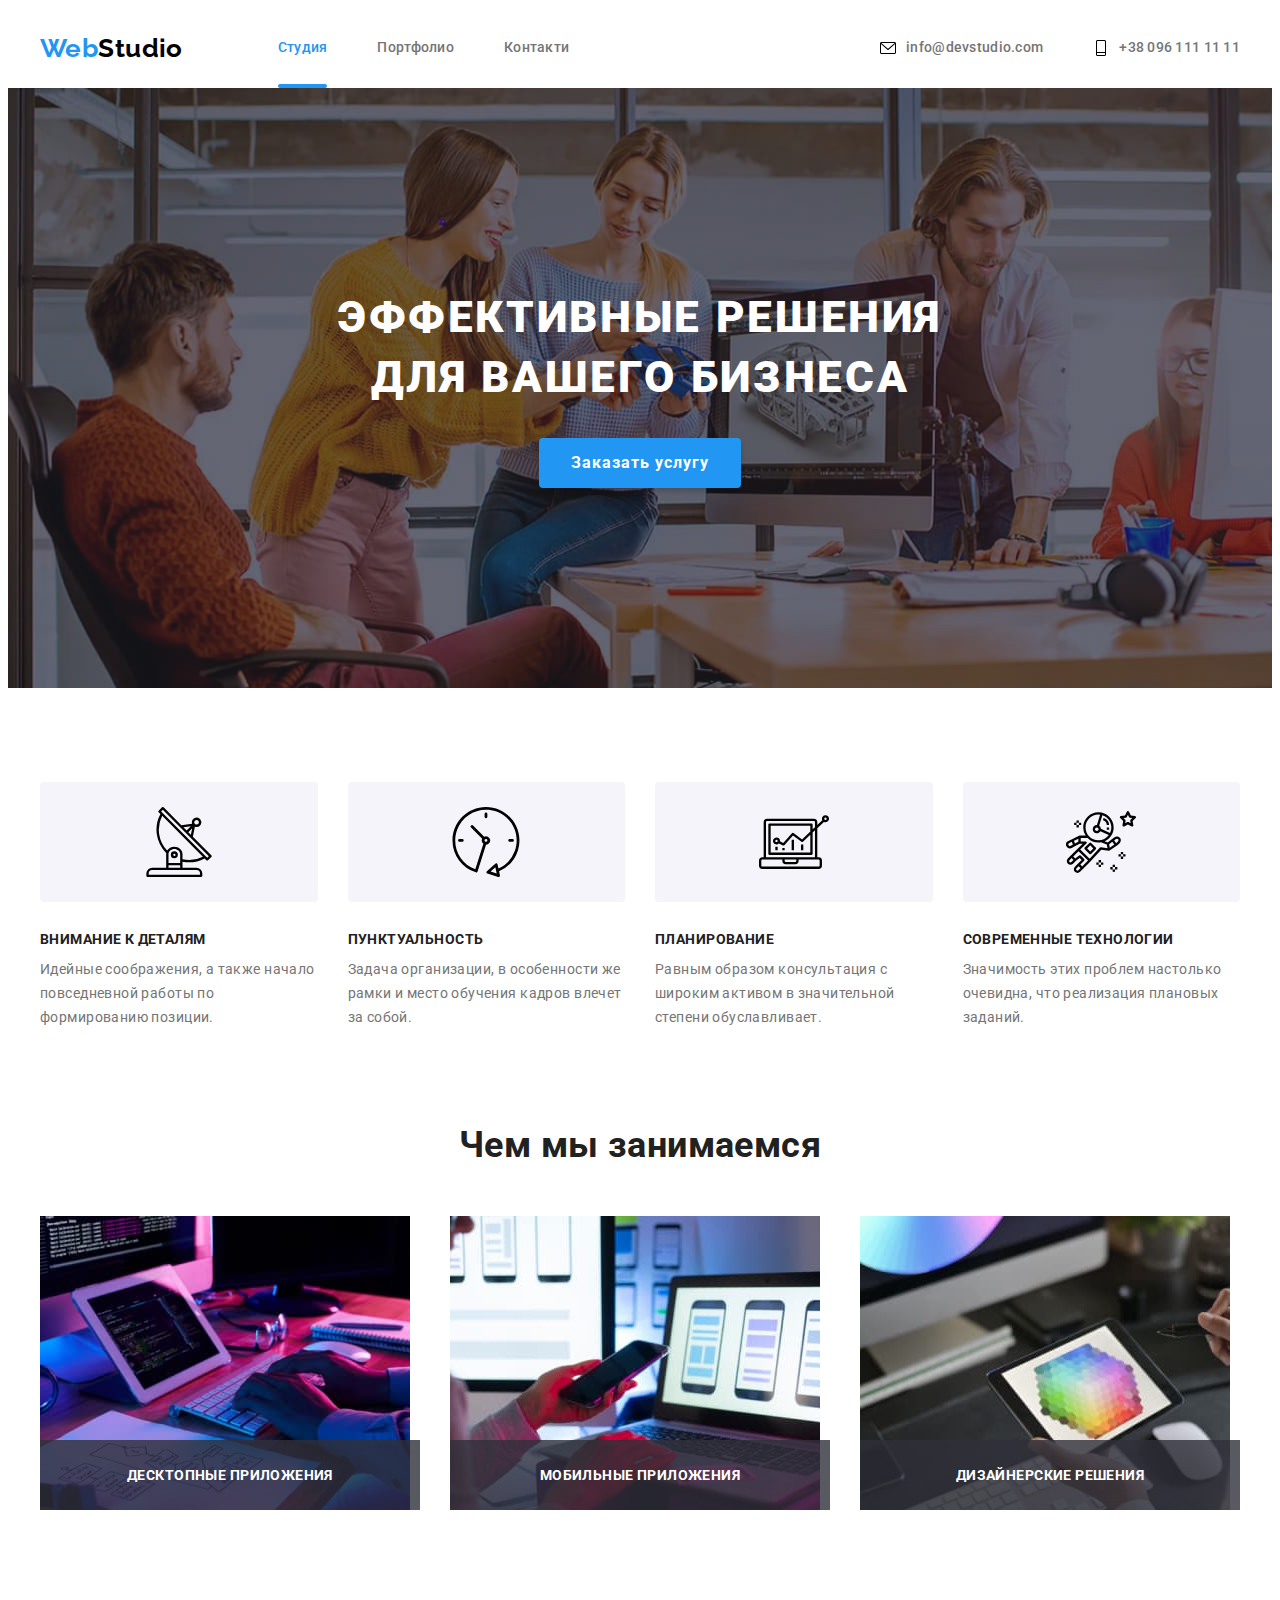
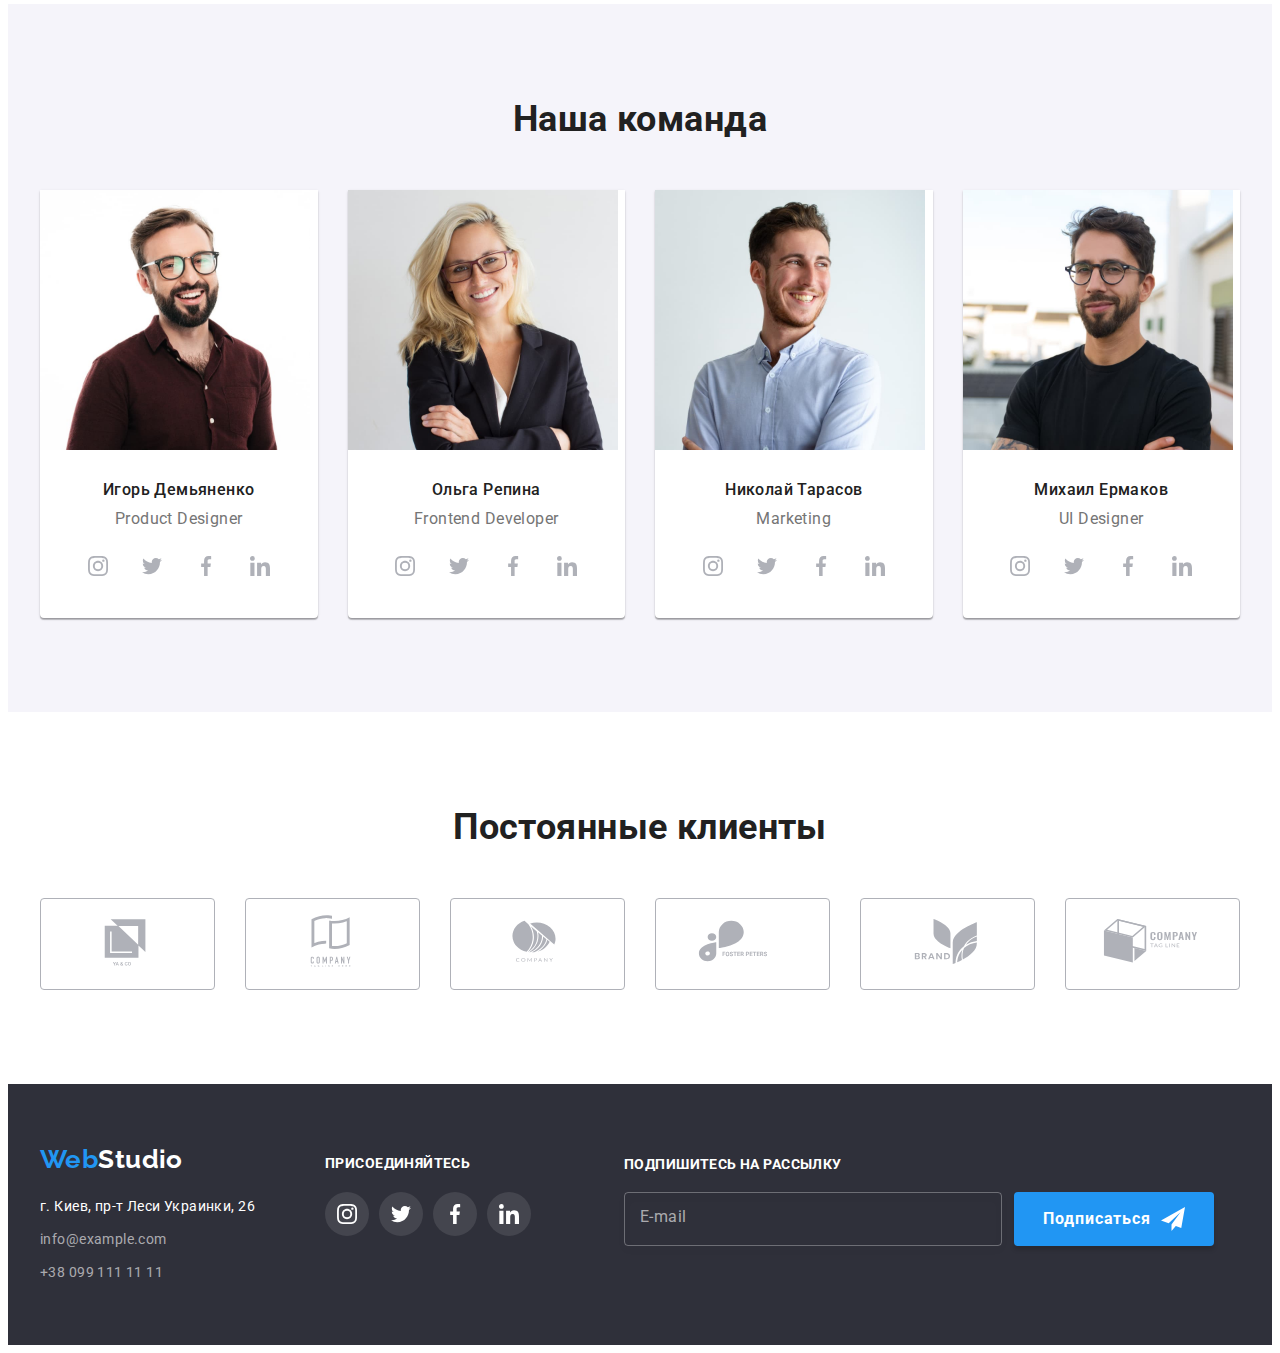
<file: index.html>
<!DOCTYPE html>
<html lang="ru">
  <head>
    <meta charset="UTF-8" />
    <meta http-equiv="X-UA-Compatible" content="IE=edge" />
    <meta name="viewport" content="width=device-width, initial-scale=1.0" />
    <link rel="preconnect" href="https://fonts.googleapis.com" />
    <link rel="preconnect" href="https://fonts.gstatic.com" crossorigin />
    <link
      href="https://fonts.googleapis.com/css2?family=Raleway:wght@700&family=Roboto:wght@400;500;700;900&display=swap"
      rel="stylesheet"
    />
    <link
      rel="stylesheet"
      href="https://cdnjs.cloudflare.com/ajax/libs/modern-normalize/1.1.0/modern-normalize.min.css"
      integrity="sha512-wpPYUAdjBVSE4KJnH1VR1HeZfpl1ub8YT/NKx4PuQ5NmX2tKuGu6U/JRp5y+Y8XG2tV+wKQpNHVUX03MfMFn9Q=="
      crossorigin="anonymous"
      referrerpolicy="no-referrer"
    />
    <!-- <link rel="stylesheet" href="./css/style.css" /> -->
    <link rel="stylesheet" href="./css/main.min.css" />
    <title>WebStudio</title>
  </head>
  <body>
    <header class="header">
      <div class="container">
        <nav class="menu">
          <a href="./index.html" class="logo"><span class="logo__color">Web</span>Studio</a>
          <ul class="nav__list">
            <li class="nav__item">
              <a href="/" class="nav__link nav__link-current">Студия</a>
            </li>
            <li class="nav__item">
              <a href="./portfolio.html" class="nav__link">Портфолио</a>
            </li>
            <li class="nav__item">
              <a href="/" class="nav__link">Контакти</a>
            </li>
          </ul>
        </nav>
        <ul class="contacts__list">
          <li class="contacts__item">
            <a href="mailto:info@devstudio.com" class="contacts__link">
              <svg class="contacts__icon" width="16" height="16">
                <use href="./images/icons.svg#mail"></use>
              </svg>
              info@devstudio.com
            </a>
          </li>
          <li class="contacts__item">
            <a href="tel:+380961111111" class="contacts__link">
              <svg class="contacts__icon" width="16" height="16">
                <use href="./images/icons.svg#phone"></use>
              </svg>
              +38 096 111 11 11
            </a>
          </li>
        </ul>
      </div>
    </header>
    <main>
      <section class="section solutions">
        <div class="container">
          <h1 class="solutions__title">Эффективные решения для вашего бизнеса</h1>
          <button type="button" class="btn solutions__btn" data-modal-open>Заказать услугу</button>
        </div>
      </section>
      <section class="section peculiarities">
        <div class="container">
          <h2 class="peculiarities__title peculiarities__title-visually-hidden">
            особености и преимущества
          </h2>
          <ul class="peculiarities__list">
            <li class="peculiarities__item">
              <div class="peculiarities__box">
                <svg class="peculiarities__icon">
                  <use href="./images/icons.svg#antenna"></use>
                </svg>
              </div>
              <h3 class="peculiarities__subtitle">Внимание к деталям</h3>
              <p class="peculiarities__text">
                Идейные соображения, а также начало повседневной работы по формированию позиции.
              </p>
            </li>
            <li class="peculiarities__item">
              <div class="peculiarities__box">
                <svg class="peculiarities__icon">
                  <use href="./images/icons.svg#clock"></use>
                </svg>
              </div>
              <h3 class="peculiarities__subtitle">Пунктуальность</h3>
              <p class="peculiarities__text">
                Задача организации, в особенности же рамки и место обучения кадров влечет за собой.
              </p>
            </li>
            <li class="peculiarities__item">
              <div class="peculiarities__box">
                <svg class="peculiarities__icon">
                  <use href="./images/icons.svg#diagram"></use>
                </svg>
              </div>
              <h3 class="peculiarities__subtitle">Планирование</h3>
              <p class="peculiarities__text">
                Равным образом консультация с широким активом в значительной степени обуславливает.
              </p>
            </li>
            <li class="peculiarities__item">
              <div class="peculiarities__box">
                <svg class="peculiarities__icon">
                  <use href="./images/icons.svg#astronaut"></use>
                </svg>
              </div>
              <h3 class="peculiarities__subtitle">Современные технологии</h3>
              <p class="peculiarities__text">
                Значимость этих проблем настолько очевидна, что реализация плановых заданий.
              </p>
            </li>
          </ul>
        </div>
      </section>
      <section class="section works">
        <div class="container">
          <h2 class="works__title">Чем мы занимаемся</h2>
          <ul class="works__list">
            <li class="works__item">
              <div class="works__thumb">
                <img src="./images/work1.jpg" class="works__img" alt="work_1" width="370" />
                <h3 class="works__descr">Десктопные приложения</h3>
              </div>
            </li>
            <li class="works__item">
              <div class="works__thumb">
                <img src="./images/work2.jpg" class="works__img" alt="work_2" width="370" />
                <h3 class="works__descr">Мобильные приложения</h3>
              </div>
            </li>
            <li class="works__item">
              <div class="works__thumb">
                <img src="./images/work3.jpg" class="works__img" alt="work_3" width="370" />
                <h3 class="works__descr">Дизайнерские решения</h3>
              </div>
            </li>
          </ul>
        </div>
      </section>
      <section class="section team">
        <div class="container">
          <h2 class="team__title">Наша команда</h2>
          <ul class="team__list">
            <li class="team__item">
              <img
                src="./images/team_member_1.jpg"
                alt="photo_of_member_1"
                width="270"
                class="team__photo"
              />
              <div class="team__footer">
                <h3 class="team__name">Игорь Демьяненко</h3>
                <p class="team__profession">Product Designer</p>
                <div class="team-social">
                  <ul class="social__list">
                    <li class="social__item">
                      <a
                        href="#"
                        class="social__link"
                        target="_blank"
                        rel="noopener nofollow noreferrer"
                      >
                        <svg class="social__icon" width="20" height="20">
                          <use href="./images/icons.svg#instagram"></use>
                        </svg>
                      </a>
                    </li>
                    <li class="social__item">
                      <a
                        href="#"
                        class="social__link"
                        target="_blank"
                        rel="noopener nofollow noreferrer"
                      >
                        <svg class="social__icon" width="20" height="20">
                          <use href="./images/icons.svg#twitter"></use>
                        </svg>
                      </a>
                    </li>
                    <li class="social__item">
                      <a
                        href="#"
                        class="social__link"
                        target="_blank"
                        rel="noopener nofollow noreferrer"
                      >
                        <svg class="social__icon" width="20" height="20">
                          <use href="./images/icons.svg#facebook"></use>
                        </svg>
                      </a>
                    </li>
                    <li class="social__item">
                      <a
                        href="#"
                        class="social__link"
                        target="_blank"
                        rel="noopener nofollow noreferrer"
                      >
                        <svg class="social__icon" width="20" height="20">
                          <use href="./images/icons.svg#linkedin"></use>
                        </svg>
                      </a>
                    </li>
                  </ul>
                </div>
              </div>
            </li>
            <li class="team__item">
              <img
                src="./images/team_member_2.jpg"
                alt="photo_of_member_2"
                width="270"
                class="team__photo"
              />
              <div class="team__footer">
                <h3 class="team__name">Ольга Репина</h3>
                <p class="team__profession">Frontend Developer</p>
                <div class="team-social">
                  <ul class="social__list">
                    <li class="social__item">
                      <a
                        href="#"
                        class="social__link"
                        target="_blank"
                        rel="noopener nofollow noreferrer"
                      >
                        <svg class="social__icon" width="20" height="20">
                          <use href="./images/icons.svg#instagram"></use>
                        </svg>
                      </a>
                    </li>
                    <li class="social__item">
                      <a
                        href="#"
                        class="social__link"
                        target="_blank"
                        rel="noopener nofollow noreferrer"
                      >
                        <svg class="social__icon" width="20" height="20">
                          <use href="./images/icons.svg#twitter"></use>
                        </svg>
                      </a>
                    </li>
                    <li class="social__item">
                      <a
                        href="#"
                        class="social__link"
                        target="_blank"
                        rel="noopener nofollow noreferrer"
                      >
                        <svg class="social__icon" width="20" height="20">
                          <use href="./images/icons.svg#facebook"></use>
                        </svg>
                      </a>
                    </li>
                    <li class="social__item">
                      <a
                        href="#"
                        class="social__link"
                        target="_blank"
                        rel="noopener nofollow noreferrer"
                      >
                        <svg class="social__icon" width="20" height="20">
                          <use href="./images/icons.svg#linkedin"></use>
                        </svg>
                      </a>
                    </li>
                  </ul>
                </div>
              </div>
            </li>
            <li class="team__item">
              <img
                src="./images/team_member_3.jpg"
                alt="photo_of_member_3"
                width="270"
                class="team__photo"
              />
              <div class="team__footer">
                <h3 class="team__name">Николай Тарасов</h3>
                <p class="team__profession">Marketing</p>
                <div class="team-social">
                  <ul class="social__list">
                    <li class="social__item">
                      <a
                        href="#"
                        class="social__link"
                        target="_blank"
                        rel="noopener nofollow noreferrer"
                      >
                        <svg class="social__icon" width="20" height="20">
                          <use href="./images/icons.svg#instagram"></use>
                        </svg>
                      </a>
                    </li>
                    <li class="social__item">
                      <a
                        href="#"
                        class="social__link"
                        target="_blank"
                        rel="noopener nofollow noreferrer"
                      >
                        <svg class="social__icon" width="20" height="20">
                          <use href="./images/icons.svg#twitter"></use>
                        </svg>
                      </a>
                    </li>
                    <li class="social__item">
                      <a
                        href="#"
                        class="social__link"
                        target="_blank"
                        rel="noopener nofollow noreferrer"
                      >
                        <svg class="social__icon" width="20" height="20">
                          <use href="./images/icons.svg#facebook"></use>
                        </svg>
                      </a>
                    </li>
                    <li class="social__item">
                      <a
                        href="#"
                        class="social__link"
                        target="_blank"
                        rel="noopener nofollow noreferrer"
                      >
                        <svg class="social__icon" width="20" height="20">
                          <use href="./images/icons.svg#linkedin"></use>
                        </svg>
                      </a>
                    </li>
                  </ul>
                </div>
              </div>
            </li>
            <li class="team__item">
              <img
                src="./images/team_member_4.jpg"
                alt="photo_of_member_4"
                width="270"
                class="team__photo"
              />
              <div class="team__footer">
                <h3 class="team__name">Михаил Ермаков</h3>
                <p class="team__profession">UI Designer</p>
                <div class="team__social">
                  <ul class="social__list">
                    <li class="social__item">
                      <a
                        href="#"
                        class="social__link"
                        target="_blank"
                        rel="noopener nofollow noreferrer"
                      >
                        <svg class="social__icon" width="20" height="20">
                          <use href="./images/icons.svg#instagram"></use>
                        </svg>
                      </a>
                    </li>
                    <li class="social__item">
                      <a
                        href="#"
                        class="social__link"
                        target="_blank"
                        rel="noopener nofollow noreferrer"
                      >
                        <svg class="social__icon" width="20" height="20">
                          <use href="./images/icons.svg#twitter"></use>
                        </svg>
                      </a>
                    </li>
                    <li class="social__item">
                      <a
                        href="#"
                        class="social__link"
                        target="_blank"
                        rel="noopener nofollow noreferrer"
                      >
                        <svg class="social__icon" width="20" height="20">
                          <use href="./images/icons.svg#facebook"></use>
                        </svg>
                      </a>
                    </li>
                    <li class="social__item">
                      <a
                        href="#"
                        class="social__link"
                        target="_blank"
                        rel="noopener nofollow noreferrer"
                      >
                        <svg class="social__icon" width="20" height="20">
                          <use href="./images/icons.svg#linkedin"></use>
                        </svg>
                      </a>
                    </li>
                  </ul>
                </div>
              </div>
            </li>
          </ul>
        </div>
      </section>
      <section class="section customers">
        <div class="container">
          <h2 class="customers__title">Постоянные клиенты</h2>
          <ul class="customers__list">
            <li class="customers__item">
              <a
                href="#"
                class="customers__link"
                target="_blank"
                rel="noopener nofollow noreferrer"
              >
                <svg class="customers__icon">
                  <use href="./images/icons.svg#customer-1"></use>
                </svg>
              </a>
            </li>
            <li class="customers__item">
              <a
                href="#"
                class="customers__link"
                target="_blank"
                rel="noopener nofollow noreferrer"
              >
                <svg class="customers__icon">
                  <use href="./images/icons.svg#customer-2"></use>
                </svg>
              </a>
            </li>
            <li class="customers__item">
              <a
                href="#"
                class="customers__link"
                target="_blank"
                rel="noopener nofollow noreferrer"
              >
                <svg class="customers__icon">
                  <use href="./images/icons.svg#customer-3"></use>
                </svg>
              </a>
            </li>
            <li class="customers__item">
              <a
                href="#"
                class="customers__link"
                target="_blank"
                rel="noopener nofollow noreferrer"
              >
                <svg class="customers__icon">
                  <use href="./images/icons.svg#customer-4"></use>
                </svg>
              </a>
            </li>
            <li class="customers__item">
              <a href="" class="customers__link" target="_blank" rel="noopener nofollow noreferrer">
                <svg class="customers__icon">
                  <use href="./images/icons.svg#customer-5"></use>
                </svg>
              </a>
            </li>
            <li class="customers__item">
              <a
                href="#"
                class="customers__link"
                target="_blank"
                rel="noopener nofollow noreferrer"
              >
                <svg class="customers__icon">
                  <use href="./images/icons.svg#customer-6"></use>
                </svg>
              </a>
            </li>
          </ul>
        </div>
      </section>
    </main>
    <footer class="footer">
      <div class="container">
        <div class="footer-address">
          <a href="./index.html" class="logo"><span class="logo__color">Web</span>Studio</a>
          <address>
            <ul class="footer-contacts__list">
              <li class="footer-contacts__item">
                <a
                  href="https://goo.gl/maps/piqngm7oDQpEDh6u6"
                  target="_blank"
                  rel="noopener nofollow noreferrer"
                  class="footer-contacts__link footer-contacts__link-address"
                >
                  г. Киев, пр-т Леси Украинки, 26</a
                >
              </li>
              <li class="footer-contacts__item">
                <a href="mailto:info@example.com" class="footer-contacts__link footer-mail link"
                  >info@example.com</a
                >
              </li>
              <li class="footer-contacts__item">
                <a href="tel:+380991111111" class="footer-contacts__link footer-phone link"
                  >+38 099 111 11 11</a
                >
              </li>
            </ul>
          </address>
        </div>
        <div class="footer-social">
          <h3 class="footer-social__title">Присоединяйтесь</h3>
          <ul class="footer-social__list">
            <li class="footer-social__item">
              <a
                href="#"
                class="footer-social__link"
                target="_blank"
                rel="noopener nofollow noreferrer"
              >
                <svg class="footer-social__icon" width="20" height="20">
                  <use href="./images/icons.svg#instagram"></use>
                </svg>
              </a>
            </li>
            <li class="footer-social__item">
              <a
                href="#"
                class="footer-social__link"
                target="_blank"
                rel="noopener nofollow noreferrer"
              >
                <svg class="footer-social__icon" width="20" height="20">
                  <use href="./images/icons.svg#twitter"></use>
                </svg>
              </a>
            </li>
            <li class="footer-social__item">
              <a
                href="#"
                class="footer-social__link"
                target="_blank"
                rel="noopener nofollow noreferrer"
              >
                <svg class="footer-social__icon" width="20" height="20">
                  <use href="./images/icons.svg#facebook"></use>
                </svg>
              </a>
            </li>
            <li class="footer-social__item">
              <a
                href="#"
                class="footer-social__link"
                target="_blank"
                rel="noopener nofollow noreferrer"
              >
                <svg class="footer-social__icon" width="20" height="20">
                  <use href="./images/icons.svg#linkedin"></use>
                </svg>
              </a>
            </li>
          </ul>
        </div>
        <div class="footer-subscribe">
          <h3 class="footer-subscribe__title">Подпишитесь на рассылку</h3>
          <form class="subscribe-form">
            <div class="subscribe-box">
              <input
                type="email"
                class="subscribe__input"
                placeholder=" "
                name="email"
                id="email"
                autocomplete="off"
              />
              <label for="email" class="subscribe__label">E-mail</label>
              <button class="subscribe__button" type="submit">
                <span class="subscribe__text">Подписаться</span>
                <svg class="subscribe__icon" width="24" height="24">
                  <use href="./images/icons.svg#telegram"></use>
                </svg>
              </button>
            </div>
          </form>
        </div>
      </div>
    </footer>
    <div class="backdrop is-hidden" data-modal>
      <div class="modal" data-modal>
        <svg class="modal__btn-close" width="30" height="30" data-modal-close>
          <use href="./images/icons.svg#close-small"></use>
        </svg>
        <form class="modal-form">
          <p class="form__title">Оставьте свои данные, мы вам перезвоним</p>
          <ul class="modal-form__list">
            <li class="modal-form__item">
              <label class="modal-form__label">
                <span class="modal-label__text">Имя</span>
                <span class="modal-form__item-box">
                  <input type="text" name="name" class="modal-form__input" />
                  <svg class="modal-form__icon" width="18" height="18">
                    <use href="./images/icons.svg#person"></use>
                  </svg>
                </span>
              </label>
            </li>
            <li class="modal-form__item">
              <label class="modal-form__label">
                <span class="modal-label__text">Телефон</span>
                <span class="modal-form__item-box">
                  <input type="tel" name="tel" class="modal-form__input" />
                  <svg class="modal-form__icon" width="18" height="18">
                    <use href="./images/icons.svg#phone-black"></use>
                  </svg>
                </span>
              </label>
            </li>
            <li class="modal-form__item">
              <label class="modal-form__label">
                <span class="modal-label__text">Почта</span>
                <span class="modal-form__item-box">
                  <input type="email" name="email" class="modal-form__input" />
                  <svg class="modal-form__icon" width="18" height="18">
                    <use href="./images/icons.svg#mail-black"></use>
                  </svg>
                </span>
              </label>
            </li>
            <li class="modal-form__item">
              <label class="modal-form__label">
                <span class="modal-label__text">Комментарий</span>
                <textarea
                  class="modal-form__textarea"
                  name="coment"
                  placeholder="Введите текст"
                  rows="10"
                  style="resize: none"
                ></textarea>
              </label>
            </li>
            <li>
              <label class="label-checkbox">
                <input
                  class="label-checkbox__item label-checkbox__item-visually-hidden"
                  type="checkbox"
                />
                <span class="label-checkbox__icon"></span>
                <span>Соглашаюсь с рассылкой и принимаю</span>
                <a href="#" class="label-checkbox__link" target="_blank">Условия договора</a>
              </label>
            </li>
          </ul>
          <button type="submit" class="modal-form__btn-submit">Отправить</button>
        </form>
      </div>
    </div>
    <script src="./js/modal.js"></script>
  </body>
</html>
</file>
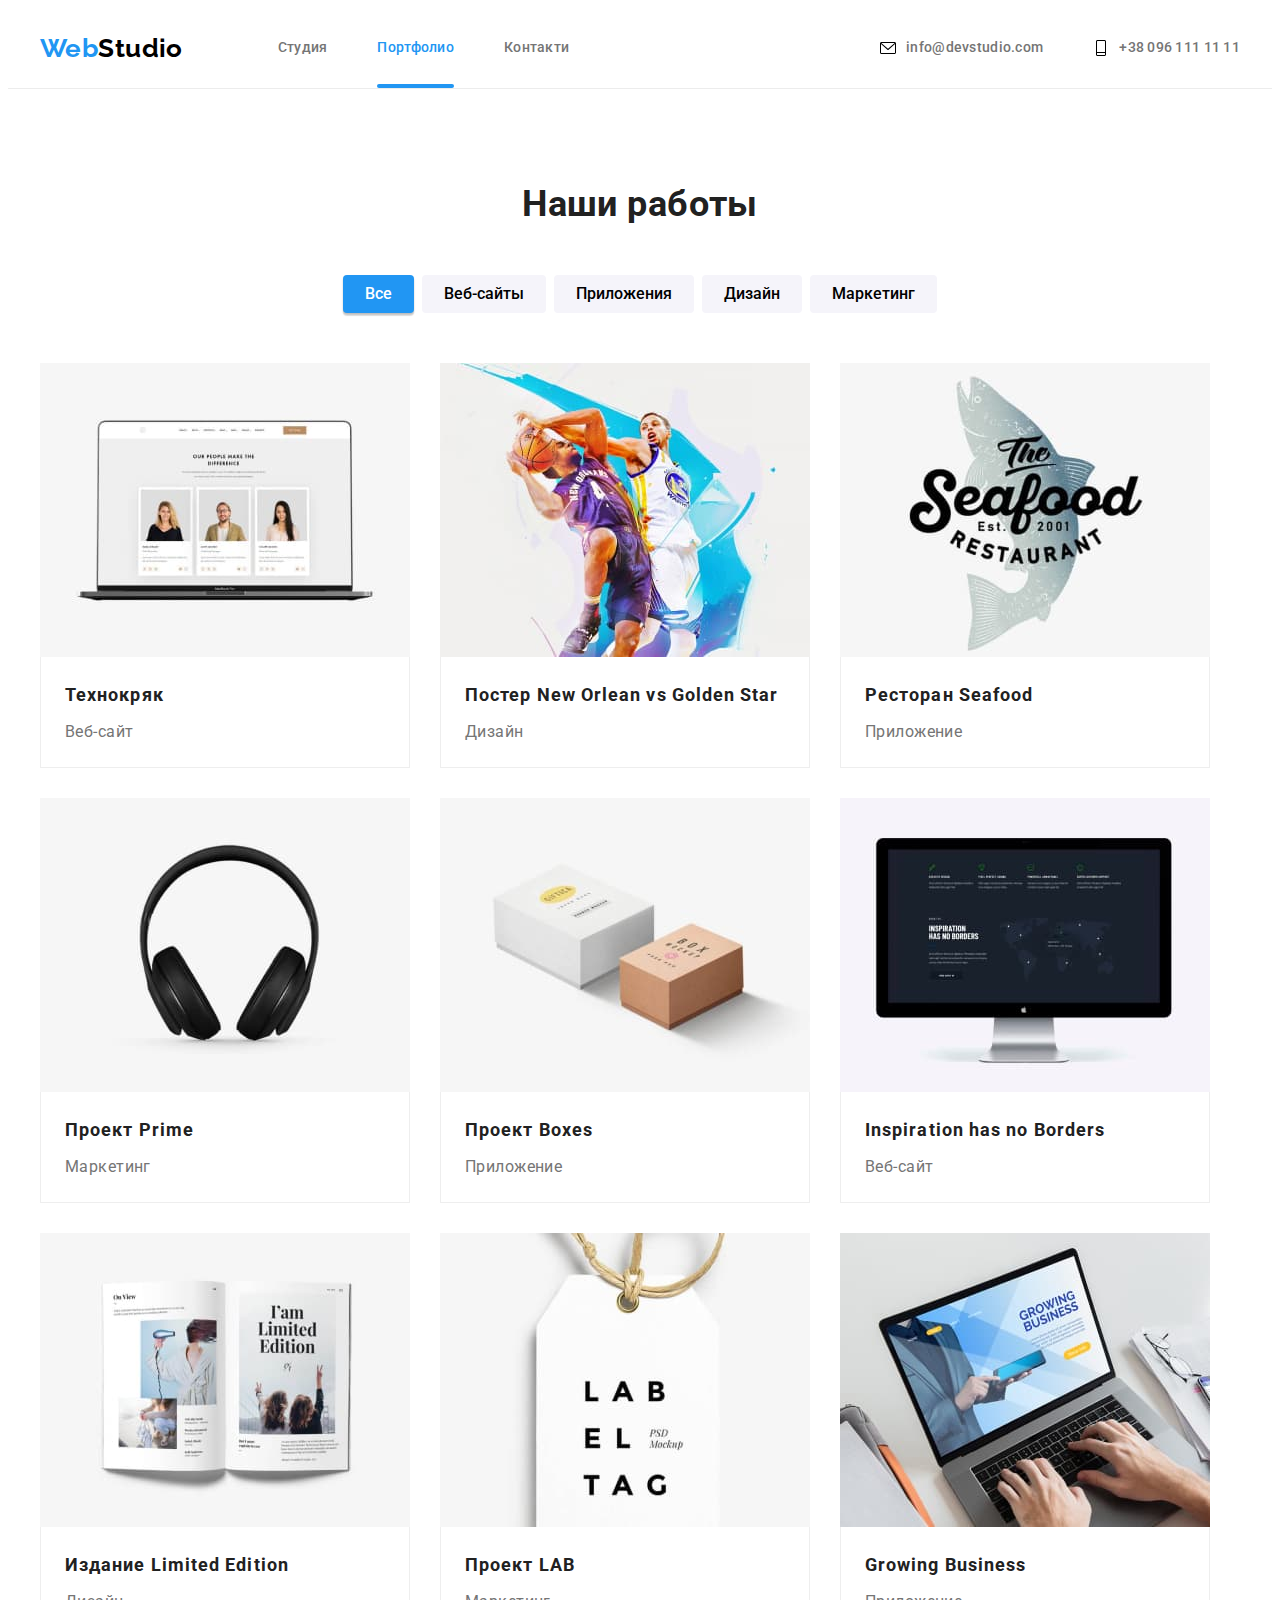
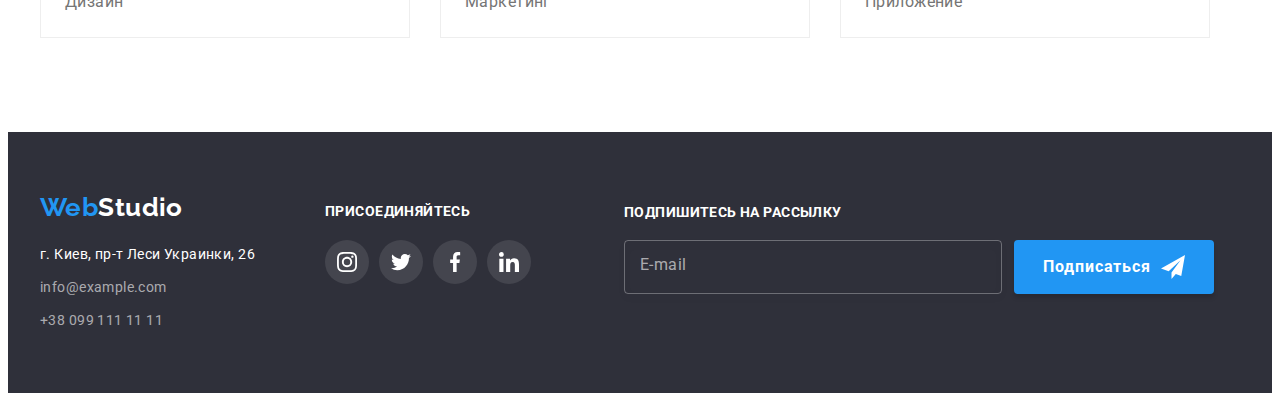
<file: portfolio.html>
<!DOCTYPE html>
<html lang="ru">
  <head>
    <meta charset="UTF-8" />
    <meta http-equiv="X-UA-Compatible" content="IE=edge" />
    <meta name="viewport" content="width=device-width, initial-scale=1.0" />
    <link rel="preconnect" href="https://fonts.googleapis.com" />
    <link rel="preconnect" href="https://fonts.gstatic.com" crossorigin />
    <link
      href="https://fonts.googleapis.com/css2?family=Raleway:wght@700&family=Roboto:wght@400;500;700;900&display=swap"
      rel="stylesheet"
    />
    <link
      rel="stylesheet"
      href="https://cdnjs.cloudflare.com/ajax/libs/modern-normalize/1.1.0/modern-normalize.min.css"
      integrity="sha512-wpPYUAdjBVSE4KJnH1VR1HeZfpl1ub8YT/NKx4PuQ5NmX2tKuGu6U/JRp5y+Y8XG2tV+wKQpNHVUX03MfMFn9Q=="
      crossorigin="anonymous"
      referrerpolicy="no-referrer"
    />
    <!-- <link rel="stylesheet" href="./css/style.css" /> -->
    <link rel="stylesheet" href="./css/main.min.css" />
    <title>Портфолио</title>
  </head>
  <body>
    <header class="header portfolio-header">
      <div class="container">
        <nav class="menu">
          <a href="./index.html" class="logo"><span class="logo__color">Web</span>Studio</a>
          <ul class="nav__list">
            <li class="nav__item">
              <a href="./index.html" class="nav__link">Студия</a>
            </li>
            <li class="nav__item">
              <a href="./portfolio.html" class="nav__link nav__link-current">Портфолио</a>
            </li>
            <li class="nav__item">
              <a href="/" class="nav__link">Контакти</a>
            </li>
          </ul>
        </nav>
        <ul class="contacts__list">
          <li class="contacts__item">
            <a href="mailto:info@devstudio.com" class="contacts__link">
              <svg class="contacts__icon" width="16" height="16">
                <use href="./images/icons.svg#mail"></use>
              </svg>
              info@devstudio.com
            </a>
          </li>
          <li class="contacts__item">
            <a href="tel:+380961111111" class="contacts__link">
              <svg class="contacts__icon" width="16" height="16">
                <use href="./images/icons.svg#phone"></use>
              </svg>
              +38 096 111 11 11
            </a>
          </li>
        </ul>
      </div>
    </header>
    <main>
      <section class="section portfolio">
        <div class="container">
          <h1 class="potfolio__title potfolio__title-visually-hidden">Наши работы</h1>
          <ul class="filter__list">
            <li class="filter__item">
              <button type="button" class="filter__button filter__button-active">Все</button>
            </li>
            <li class="filter__item">
              <button type="button" class="filter__button">Веб-сайты</button>
            </li>
            <li class="filter__item">
              <button type="button" class="filter__button">Приложения</button>
            </li>
            <li class="filter__item">
              <button type="button" class="filter__button">Дизайн</button>
            </li>
            <li class="filter__item">
              <button type="button" class="filter__button">Маркетинг</button>
            </li>
          </ul>
          <ul class="examples__list">
            <li class="examples__item">
              <a
                href="#"
                target="_blank"
                rel="noopener nofollow noreferrer"
                class="portfolio__link"
              >
                <div class="examples__thumb">
                  <img
                    class="examples__img"
                    src="./images/portfolio-example-item_1.jpg"
                    alt="Технокряк"
                    width="370"
                  />
                  <p class="examples__descr">
                    Ресурс предлагает комплексные предложения с разным уровнем функционала и
                    сервисов. Все это позволит посетителю получить исчерпывающие сведения о компании
                    или частном лице.
                  </p>
                </div>
                <div class="examples__footer">
                  <h2 class="examples__title">Технокряк</h2>
                  <p class="examples__text">Веб-сайт</p>
                </div>
              </a>
            </li>
            <li class="examples__item">
              <a
                href="#"
                target="_blank"
                rel="noopener nofollow noreferrer"
                class="portfolio__link"
              >
                <div class="examples__thumb">
                  <img
                    class="examples__img"
                    src="./images/portfolio-example-item_2.jpg"
                    alt="Постер New Orlean vs Golden Star"
                    width="370"
                  />
                  <p class="examples__descr">
                    Ресурс предлагает комплексные предложения с разным уровнем функционала и
                    сервисов. Все это позволит посетителю получить исчерпывающие сведения о компании
                    или частном лице.
                  </p>
                </div>
                <div class="examples__footer">
                  <h2 class="examples__title">Постер New Orlean vs Golden Star</h2>
                  <p class="examples__text">Дизайн</p>
                </div>
              </a>
            </li>
            <li class="examples__item">
              <a
                href="#"
                target="_blank"
                rel="noopener nofollow noreferrer"
                class="portfolio__link"
              >
                <div class="examples__thumb">
                  <img
                    class="examples__img"
                    src="./images/portfolio-example-item_3.jpg"
                    alt="Ресторан Seafood"
                    width="370"
                  />
                  <p class="examples__descr">
                    Ресурс предлагает комплексные предложения с разным уровнем функционала и
                    сервисов. Все это позволит посетителю получить исчерпывающие сведения о компании
                    или частном лице.
                  </p>
                </div>
                <div class="examples__footer">
                  <h2 class="examples__title">Ресторан Seafood</h2>
                  <p class="examples__text">Приложение</p>
                </div>
              </a>
            </li>
            <li class="examples__item">
              <a
                href="#"
                target="_blank"
                rel="noopener nofollow noreferrer"
                class="portfolio__link"
              >
                <div class="examples__thumb">
                  <img
                    class="examples__img"
                    src="./images/portfolio-example-item_4.jpg"
                    alt="Проект Prime"
                    width="370"
                  />
                  <p class="examples__descr">
                    Ресурс предлагает комплексные предложения с разным уровнем функционала и
                    сервисов. Все это позволит посетителю получить исчерпывающие сведения о компании
                    или частном лице.
                  </p>
                </div>
                <div class="examples__footer">
                  <h2 class="examples__title">Проект Prime</h2>
                  <p class="examples__text">Маркетинг</p>
                </div>
              </a>
            </li>
            <li class="examples__item">
              <a
                href="#"
                target="_blank"
                rel="noopener nofollow noreferrer"
                class="portfolio__link"
              >
                <div class="examples__thumb">
                  <img
                    class="examples__img"
                    src="./images/portfolio-example-item_5.jpg"
                    alt="Проект Boxes"
                    width="370"
                  />
                  <p class="examples__descr">
                    Ресурс предлагает комплексные предложения с разным уровнем функционала и
                    сервисов. Все это позволит посетителю получить исчерпывающие сведения о компании
                    или частном лице.
                  </p>
                </div>
                <div class="examples__footer">
                  <h2 class="examples__title">Проект Boxes</h2>
                  <p class="examples__text">Приложение</p>
                </div>
              </a>
            </li>
            <li class="examples__item">
              <a
                href="#"
                target="_blank"
                rel="noopener nofollow noreferrer"
                class="portfolio__link"
              >
                <div class="examples__thumb">
                  <img
                    class="examples__img"
                    src="./images/portfolio-example-item_6.jpg"
                    alt="Inspiration has no Borders"
                    width="370"
                  />
                  <p class="examples__descr">
                    Ресурс предлагает комплексные предложения с разным уровнем функционала и
                    сервисов. Все это позволит посетителю получить исчерпывающие сведения о компании
                    или частном лице.
                  </p>
                </div>
                <div class="examples__footer">
                  <h2 class="examples__title">Inspiration has no Borders</h2>
                  <p class="examples__text">Веб-сайт</p>
                </div>
              </a>
            </li>
            <li class="examples__item">
              <a
                href="#"
                target="_blank"
                rel="noopener nofollow noreferrer"
                class="portfolio__link"
              >
                <div class="examples__thumb">
                  <img
                    class="examples__img"
                    src="./images/portfolio-example-item_7.jpg"
                    alt="Издание Limited Edition"
                    width="370"
                  />
                  <p class="examples__descr">
                    Ресурс предлагает комплексные предложения с разным уровнем функционала и
                    сервисов. Все это позволит посетителю получить исчерпывающие сведения о компании
                    или частном лице.
                  </p>
                </div>
                <div class="examples__footer">
                  <h2 class="examples__title">Издание Limited Edition</h2>
                  <p class="examples__text">Дизайн</p>
                </div>
              </a>
            </li>
            <li class="examples__item">
              <a
                href="#"
                target="_blank"
                rel="noopener nofollow noreferrer"
                class="portfolio__link"
              >
                <div class="examples__thumb">
                  <img
                    class="examples__img"
                    src="./images/portfolio-example-item_8.jpg"
                    alt="Проект LAB"
                    width="370"
                  />
                  <p class="examples__descr">
                    Ресурс предлагает комплексные предложения с разным уровнем функционала и
                    сервисов. Все это позволит посетителю получить исчерпывающие сведения о компании
                    или частном лице.
                  </p>
                </div>
                <div class="examples__footer">
                  <h2 class="examples__title">Проект LAB</h2>
                  <p class="examples__text">Маркетинг</p>
                </div>
              </a>
            </li>
            <li class="examples__item">
              <a
                href="#"
                target="_blank"
                rel="noopener nofollow noreferrer"
                class="portfolio__link"
              >
                <div class="examples__thumb">
                  <img
                    class="examples__img"
                    src="./images/portfolio-example-item_9.jpg"
                    alt="Growing Business"
                    width="370"
                  />
                  <p class="examples__descr">
                    Ресурс предлагает комплексные предложения с разным уровнем функционала и
                    сервисов. Все это позволит посетителю получить исчерпывающие сведения о компании
                    или частном лице.
                  </p>
                </div>
                <div class="examples__footer">
                  <h2 class="examples__title">Growing Business</h2>
                  <p class="examples__text">Приложение</p>
                </div>
              </a>
            </li>
          </ul>
        </div>
      </section>
    </main>
    <footer class="footer">
      <div class="container">
        <div class="footer-address">
          <a href="./index.html" class="logo"><span class="logo__color">Web</span>Studio</a>
          <address>
            <ul class="footer-contacts__list">
              <li class="footer-contacts__item">
                <a
                  href="https://goo.gl/maps/piqngm7oDQpEDh6u6"
                  target="_blank"
                  rel="noopener nofollow noreferrer"
                  class="footer-contacts__link footer-contacts__link-address"
                >
                  г. Киев, пр-т Леси Украинки, 26</a
                >
              </li>
              <li class="footer-contacts__item">
                <a href="mailto:info@example.com" class="footer-contacts__link footer-mail link"
                  >info@example.com</a
                >
              </li>
              <li class="footer-contacts__item">
                <a href="tel:+380991111111" class="footer-contacts__link footer-phone link"
                  >+38 099 111 11 11</a
                >
              </li>
            </ul>
          </address>
        </div>
        <div class="footer-social">
          <h3 class="footer-social__title">Присоединяйтесь</h3>
          <ul class="footer-social__list">
            <li class="footer-social__item">
              <a
                href="#"
                class="footer-social__link"
                target="_blank"
                rel="noopener nofollow noreferrer"
              >
                <svg class="footer-social__icon" width="20" height="20">
                  <use href="./images/icons.svg#instagram"></use>
                </svg>
              </a>
            </li>
            <li class="footer-social__item">
              <a
                href="#"
                class="footer-social__link"
                target="_blank"
                rel="noopener nofollow noreferrer"
              >
                <svg class="footer-social__icon" width="20" height="20">
                  <use href="./images/icons.svg#twitter"></use>
                </svg>
              </a>
            </li>
            <li class="footer-social__item">
              <a
                href="#"
                class="footer-social__link"
                target="_blank"
                rel="noopener nofollow noreferrer"
              >
                <svg class="footer-social__icon" width="20" height="20">
                  <use href="./images/icons.svg#facebook"></use>
                </svg>
              </a>
            </li>
            <li class="footer-social__item">
              <a
                href="#"
                class="footer-social__link"
                target="_blank"
                rel="noopener nofollow noreferrer"
              >
                <svg class="footer-social__icon" width="20" height="20">
                  <use href="./images/icons.svg#linkedin"></use>
                </svg>
              </a>
            </li>
          </ul>
        </div>
        <div class="footer-subscribe">
          <h3 class="footer-subscribe__title">Подпишитесь на рассылку</h3>
          <form class="subscribe-form">
            <div class="subscribe-box">
              <input
                type="email"
                class="subscribe__input"
                placeholder=" "
                name="email"
                id="email"
                autocomplete="off"
              />
              <label for="email" class="subscribe__label">E-mail</label>
              <button class="subscribe__button" type="submit">
                <span class="subscribe__text">Подписаться</span>
                <svg class="subscribe__icon" width="24" height="24">
                  <use href="./images/icons.svg#telegram"></use>
                </svg>
              </button>
            </div>
          </form>
        </div>
      </div>
    </footer>
  </body>
</html>
</file>
<file: css/style.css>
:root {
  --primary-text-color: #212121;
  --secondary-text-color: #757575;
  --background-main-color: #fff;
  --accent-color: #2196f3;
  --white-color: #fff;
}

body {
  font-family: 'Roboto', sans-serif;
  font-size: 14px;
  line-height: 1.14;
  letter-spacing: 0.03em;
  color: var(--primary-text-color);
  background-color: var(--background-main-color);
}
.container {
  width: 1200px;
  padding: 0 15px;
  margin: 0 auto;
}
h1,
h2,
h3,
p,
ul {
  margin: 0;
  padding: 0;
}
img {
  display: block;
}
.link {
  text-decoration: none;
}
.list {
  list-style: none;
}
.btn {
  font-family: 'Roboto', sans-serif;
  font-weight: 700;
  font-size: 16px;
  line-height: 1.88;
  letter-spacing: 0.06em;

  color: var(--white-color);
  background-color: var(--accent-color);

  cursor: pointer;

  box-shadow: 0px 4px 4px rgba(0, 0, 0, 0.15);
  border-radius: 4px;
  border: none;
}
/**************** Header ***************/
.header > .container {
  display: flex;
}

.logo {
  font-family: 'Raleway', sans-serif;
  font-weight: 700;
  font-size: 26px;
  line-height: 1.19;
  color: #000000;
}

.logo span {
  color: var(--accent-color);
}

.menu,
.nav-menu,
.contacts {
  display: flex;
  align-items: center;
}

.contacts {
  margin-left: auto;
}

.nav-menu-item,
.contacts-item {
  list-style: none;
}

.nav-menu-item:not(:first-child),
.contacts-item:not(:first-child) {
  margin-left: 50px;
}

.nav-menu {
  margin-left: 95px;
}

.nav-menu-link {
  font-weight: 500;
  letter-spacing: 0.02em;
  color: inherit;

  display: inline-block;
  padding: 32px 0;
}

.nav-menu .link:hover,
.nav-menu .link:focus,
.contacts .link:hover,
.contacts .link:focus {
  color: var(--accent-color);
  transition: 250ms cubic-bezier(0.4, 0, 0.2, 1);
}
.nav-menu-link.current {
  position: relative;
}
.nav-menu-link.current::after {
  content: '';
  display: block;
  width: 100%;
  height: 4px;
  position: absolute;
  left: 0;
  bottom: 0;
  border-radius: 2px;
  background-color: var(--accent-color);
}

.contacts-link {
  font-weight: 500;
  letter-spacing: 0.02em;
  color: var(--secondary-text-color);

  display: inline-flex;
  padding: 32px 0;
}

.icon-contacts {
  width: 16px;
  height: 16px;
  margin-right: 10px;
}
.contacts .link:hover .icon-contacts,
.contacts .link:focus .icon-contacts {
  fill: var(--accent-color);
  transition: 250ms cubic-bezier(0.4, 0, 0.2, 1);
}

.nav-menu .current {
  color: var(--accent-color);
}
/*********************** Main-Studio ********************** */
.section {
  padding-top: 94px;
  padding-bottom: 94px;
}
/* **** Effective-solutions **** */
.effective-solutions {
  background: linear-gradient(to bottom, rgba(47, 48, 58, 0.4), rgba(47, 48, 58, 0.4)),
    url(../images/effective-solutions.jpg);
  background-repeat: no-repeat;
  background-size: cover;
  max-width: 1600px;

  text-align: center;

  margin: 0 auto;
  padding-top: 200px;
  padding-bottom: 200px;
}

.effective-solutions-title {
  font-weight: 900;
  font-size: 44px;
  line-height: 1.36;

  letter-spacing: 0.06em;
  text-transform: uppercase;

  color: var(--white-color);

  width: 693px;

  margin-bottom: 30px;
  margin-left: auto;
  margin-right: auto;
}

.effective-solutions-btn {
  padding: 10px 32px;
}

/********** our-peculiarities *********/

.visually-hidden {
  position: absolute;
  width: 1px;
  height: 1px;
  margin: -1px;
  border: 0;
  padding: 0;

  white-space: nowrap;
  clip-path: inset(100%);
  clip: rect(0 0 0 0);
  overflow: hidden;
}

.our-peculiarities-item {
  display: flex;
}

.peculiariti {
  list-style: none;
  width: calc((100% - 90px) / 4);
}
.peculiariti:not(:first-child) {
  margin-left: 30px;
}

.peculiariti-box {
  display: flex;
  height: 120px;
  justify-content: center;
  align-items: center;

  background-color: #f5f4fa;

  border-radius: 4px;

  margin-bottom: 30px;
}

.icon-peculiariti {
  width: 70px;
  height: 70px;
}

.peculiariti-title {
  font-size: 14px;
  text-transform: uppercase;

  margin-bottom: 10px;
}

.peculiariti-text {
  line-height: 1.71;
  color: var(--secondary-text-color);
}

/* ******** our-works ******** */
.our-works {
  padding-top: 0;
}

.section-title {
  font-size: 36px;
  line-height: 1.17;
  text-align: center;

  margin-bottom: 50px;
}

.our-works-example {
  list-style: none;
  display: flex;
}

.our-works-example-item {
  width: calc((100% - 60px) / 3);
  margin-right: 30px;
}

.our-works-example-item:nth-child(3n) {
  margin-right: 0;
}
.our-works-thumb {
  position: relative;
}

.our-works-descr {
  font-size: 14px;
  line-height: calc(16 / 14);
  text-align: center;
  text-transform: uppercase;
  padding-top: 27px;
  padding-bottom: 27px;
  color: var(--white-color);
  background-color: rgba(47, 48, 58, 0.8);
  position: absolute;
  width: 100%;
  left: 0;
  bottom: 0;
}

/* ********* our-team ******** */
.team-memders {
  display: flex;
}

.our-team {
  background-color: #f5f4fa;
}

.team-memders-item {
  text-align: center;

  background-color: var(--background-main-color);

  width: calc((100% - 90px) / 4);

  box-shadow: 0px 1px 3px rgba(0, 0, 0, 0.12), 0px 1px 1px rgba(0, 0, 0, 0.14),
    0px 2px 1px rgba(0, 0, 0, 0.2);
  border-radius: 0px 0px 4px 4px;
}

.team-memders-item:not(:first-child) {
  margin-left: 30px;
}

.team-members-item-footer {
  padding: 30px 0;
}

.team-member-name {
  font-weight: 500;
  font-size: 16px;
  line-height: 1.19;

  margin-bottom: 10px;
}

.team-member-profession {
  font-size: 16px;
  line-height: 1.19;
  color: var(--secondary-text-color);

  margin-bottom: 16px;
}

.team-member-social-list {
  display: flex;
  justify-content: center;

  list-style: none;
}

.social-network {
  width: 44px;
  height: 44px;

  border-radius: 50%;
}

.social-network:not(:first-child) {
  margin-left: 10px;
}
.social-network-link {
  display: inline-flex;
  padding: 12px;
  border-radius: inherit;
}

.icon-social-network {
  width: 20px;
  height: 20px;
  fill: #afb1b8;
}

.social-network:hover,
.social-network:focus {
  background-color: var(--accent-color);
  transition: 250ms cubic-bezier(0.4, 0, 0.2, 1);
}
.social-network:hover .icon-social-network,
.social-network:focus .icon-social-network {
  fill: var(--white-color);
  transition: 250ms cubic-bezier(0.4, 0, 0.2, 1);
}

/*************** regular-customers *******************/
.our-customers {
  display: flex;
  list-style: none;
}
.customer {
  border: 1px solid #afb1b8;
  border-radius: 4px;

  width: calc((100% - 150px) / 6);
  height: 92px;
}
.customer > .link {
  display: block;
  padding: 13px 32px;
}

.customer:hover,
.customer:focus {
  border-color: var(--accent-color);
}
.icon-customer {
  width: 106px;
  height: 60px;
  fill: #afb1b8;
}
.customer:hover .icon-customer,
.icon-customer:focus .icon-customer {
  fill: var(--accent-color);
}

.customer:not(:first-child) {
  margin-left: 30px;
}
/* *****************The end Main-studio ************ */

/* ***************** Main portfolio ******************** */
.portfolio-header {
  border-bottom: 1px solid #ececec;
}

.filter-buttons {
  list-style: none;
  display: flex;
  justify-content: center;

  margin-bottom: 50px;
}

.filter-buttons-item:not(:first-child) {
  margin-left: 8px;
}

.filter-button {
  font-family: 'Roboto', sans-serif;
  font-weight: 500;
  font-size: 16px;
  line-height: 1.6;

  background: #f5f4fa;
  border-radius: 4px;
  border: none;

  cursor: pointer;

  padding: 6px 22px;
}

.filter-button:hover,
.filter-buttons:focus {
  color: var(--white-color);
  background-color: var(--accent-color);

  box-shadow: 0px 3px 1px rgba(0, 0, 0, 0.1), 0px 1px 2px rgba(0, 0, 0, 0.08),
    0px 2px 2px rgba(0, 0, 0, 0.12);
  transition: 250ms cubic-bezier(0.4, 0, 0.2, 1);
}

.filter-button.active {
  color: var(--white-color);
  background-color: var(--accent-color);

  box-shadow: 0px 3px 1px rgba(0, 0, 0, 0.1), 0px 1px 2px rgba(0, 0, 0, 0.08),
    0px 2px 2px rgba(0, 0, 0, 0.12);
}

.portfolio-examples {
  list-style: none;

  display: flex;
  flex-wrap: wrap;
}

.portfolio-examples-item:not(:nth-child(3n + 1)) {
  margin-left: 30px;
}
.portfolio-examples-item:not(:nth-last-child(-n + 3)) {
  margin-bottom: 30px;
}

.portfolio-emamples-thumb {
  position: relative;
  overflow: hidden;
  pointer-events: none;
}

.portfolio-examples-descr {
  position: absolute;
  left: 0;
  bottom: 0;
  background: rgba(33, 150, 243, 0.9);
  padding: 63px 24px;

  font-size: 18px;
  line-height: calc(28 / 18);
  color: var(--white-color);

  transform: translateY(100%);
  transition: transform 250ms cubic-bezier(0.4, 0, 0.2, 1);
}

.portfolio-examples-item:hover .portfolio-examples-descr,
.portfolio-examples-item:focus .portfolio-examples-descr {
  transform: translateY(0);
  transition: transform 250ms cubic-bezier(0.4, 0, 0.2, 1);
}

.portfolio-example-item-footer {
  padding: 20px 24px;
  border-left: 1px solid #eeeeee;
  border-right: 1px solid #eeeeee;
  border-bottom: 1px solid #eeeeee;
}

.portfolio-examples-title {
  font-size: 18px;
  line-height: 2;
  letter-spacing: 0.06em;

  color: var(--primary-text-color);

  margin-bottom: 4px;
}
.portfolio-examples-text {
  font-size: 16px;
  line-height: 1.88;

  color: var(--secondary-text-color);
}
.portfolio-examples-item:hover,
.portfolio-examples-item:focus {
  box-shadow: 0px 1px 1px rgba(0, 0, 0, 0.12), 0px 4px 4px rgba(0, 0, 0, 0.06),
    1px 4px 6px rgba(0, 0, 0, 0.16);
  transition: 250ms cubic-bezier(0.4, 0, 0.2, 1);
}

/* ***************** The end Main-portfolio ************ */

/* ********************** Footer ******************** */
.footer {
  color: var(--white-color);
  background-color: #2f303a;

  padding-top: 60px;
  padding-bottom: 60px;
}
.footer-content {
  display: flex;
}

.footer .logo,
.footer .link {
  color: inherit;
}

.footer .logo {
  display: inline-block;
  margin-bottom: 20px;
}

.footer-contacts-item {
  font-style: normal;
  font-weight: 400;
  font-size: 14px;
  line-height: 1.71;
  list-style: none;

  margin-bottom: 9px;
}
.footer-contacts-item:last-child {
  margin-bottom: 0;
}

.footer-contacts-item .footer-mail,
.footer-contacts-item .footer-phone {
  color: rgba(255, 255, 255, 0.6);
}

.footer-contacts-item .footer-mail:hover,
.footer-contacts-item .footer-mail:focus,
.footer-contacts-item .footer-phone:hover,
.footer-contacts-item .footer-phone:focus {
  color: var(--accent-color);
  transition: 250ms cubic-bezier(0.4, 0, 0.2, 1);
}

.footer-social {
  margin-left: 70px;
}

.footer-social-title {
  font-size: 14px;
  line-height: 1.14;
  letter-spacing: 0.03em;
  text-transform: uppercase;

  margin-bottom: 20px;

  padding-top: 12px;
}

.footer-social-list {
  display: flex;
  list-style: none;
}

.footer-social-network {
  width: 44px;
  height: 44px;

  border-radius: 50%;

  background-color: rgba(255, 255, 255, 0.1);
}

.footer-social-network:hover,
.footer-social-network:focus {
  background-color: var(--accent-color);
  transition: 250ms cubic-bezier(0.4, 0, 0.2, 1);
}

.footer-social-network:not(:first-child) {
  margin-left: 10px;
}

.footer-social-link {
  display: inline-flex;
  padding: 12px;
  border-radius: inherit;
}
.icon-footer-social-newtork {
  width: 20px;
  height: 20px;
  fill: var(--white-color);
}

.footer-subscribe-title {
  margin-bottom: 20px;
  font-size: 14px;
  line-height: calc(16 / 14);
  text-transform: uppercase;
}
.subscribe-box {
  display: flex;
  position: relative;
}

.subscribe-label {
  position: absolute;
  top: 15px;
  left: 16px;
  font-size: 16px;
  line-height: 1.25;

  color: rgba(255, 255, 255, 0.6);

  transition: transform 250ms cubic-bezier(0.4, 0, 0.2, 1);
}

.subscribe-form-input {
  border: 1px solid rgba(255, 255, 255, 0.3);
  filter: drop-shadow(0px 4px 4px rgba(0, 0, 0, 0.15));
  border-radius: 4px;

  background-color: transparent;
  width: 358px;
  height: 50px;
  padding-left: 16px;
  color: rgba(255, 255, 255, 0.6);
  outline: none;
}
.subscribe-form-input:focus + .subscribe-label,
.subscribe-form-input:not(:placeholder-shown) + .subscribe-label {
  transform: translate(-16px, -35px);
  transition: transform 250ms cubic-bezier(0.4, 0, 0.2, 1);
}
.subscribe-form-button {
  display: flex;
  justify-content: center;
  align-items: center;

  width: 200px;
  margin-left: 12px;
}
.subscribe-form-icon {
  margin-left: 10px;
  fill: currentColor;
}

/* ------------- Modal ----------- */
.backdrop {
  position: fixed;
  top: 0;
  left: 0;
  width: 100%;
  height: 100%;

  background-color: rgba(0, 0, 0, 0.2);

  transition: 500ms cubic-bezier(0.4, 0, 0.2, 1);
}

.backdrop.is-hidden {
  opacity: 0;
  pointer-events: none;
  visibility: hidden;

  transition: 500ms cubic-bezier(0.4, 0, 0.2, 1);
}
.backdrop.is-hidden .modal {
  transform: translate(-50%, -50%) scale(1.2);
  transition: transform 500ms cubic-bezier(0.4, 0, 0.2, 1);
}
.modal {
  position: absolute;
  top: 50%;
  left: 50%;
  transform: translate(-50%, -50%) scale(1);
  width: 528px;

  background: var(--background-main-color);
  box-shadow: 0px 1px 3px rgba(0, 0, 0, 0.12), 0px 1px 1px rgba(0, 0, 0, 0.14),
    0px 2px 1px rgba(0, 0, 0, 0.2);

  border-radius: 4px;

  transition: transform 500ms cubic-bezier(0.4, 0, 0.2, 1);
  padding: 40px;
}

.close-btn {
  position: absolute;
  right: 8px;
  top: 8px;

  padding: 6px;

  border: 1px solid rgba(0, 0, 0, 0.1);
  border-radius: 50%;
  cursor: pointer;
}
.close-btn:hover,
.close-btn:focus {
  border-color: var(--accent-color);
  fill: var(--accent-color);
  transition: 250ms cubic-bezier(0.4, 0, 0.2, 1);
}
.form-title {
  font-weight: 700;
  font-size: 20px;
  line-height: 23px;
  text-align: center;
  letter-spacing: 0.03em;

  color: #212121;
  margin-bottom: 12px;
}
.form-list {
  display: flex;
  flex-direction: column;
  row-gap: 10px;
}

.form-label {
  font-weight: 400;
  font-size: 12px;
  line-height: calc(14 / 12);
  letter-spacing: 0.01em;

  color: var(--secondary-text-color);
}
.label-text {
  display: block;
  margin-bottom: 4px;
}
.form-item-box {
  position: relative;
}
.form-input {
  outline: none;
  width: 100%;

  color: var(--secondary-text-color);

  border: 1px solid rgba(33, 33, 33, 0.2);
  border-radius: 4px;
  padding-left: 35px;
}

.form-input:focus {
  border-color: var(--accent-color);
}
.form-input:focus + .input-icon {
  fill: var(--accent-color);
}

.form-item-box input {
  height: 40px;
}
.input-icon {
  position: absolute;
  top: 11px;
  left: 12px;
}
.form-textarea {
  padding: 12px 16px;
}
.label-checkbox {
  display: flex;
  align-items: center;

  font-size: 14px;
  line-height: 1.71;

  color: var(--secondary-text-color);

  margin-bottom: 30px;
}
.checkbox-icon {
  display: inline-block;
  width: 16px;
  height: 15px;

  border: 2px solid var(--primary-text-color);
  border-radius: 2px;

  margin-right: 8px;
}
.checkbox-item:checked + .checkbox-icon {
  background-color: var(--accent-color);
  background-image: url(../images/check.svg);
  border-color: var(--accent-color);

  /* ------- або з цими стилями------ */
  /* background-repeat: no-repeat; */
  /* background-position: top 2px left 2px; */
  /* /* background-origin: border-box; */
}

.modal-btn {
  display: block;
  padding: 10px 55px;
  margin: 0 auto;
}
.checkbox-link {
  display: inline-block;
  margin-left: 4px;

  color: var(--accent-color);
}
</file>
<file: css/main.min.css>
.modal-form__btn-submit,.subscribe__button,.solutions__btn{font-family:"Roboto",sans-serif;font-weight:700;font-size:16px;line-height:1.88;letter-spacing:.06em;color:#fff;background-color:#2196f3;cursor:pointer;box-shadow:0px 4px 4px rgba(0,0,0,.15);border-radius:4px;border:none}.footer .logo,.logo{font-family:"Raleway",sans-serif;font-weight:700;font-size:26px;line-height:1.19;color:#000}.label-checkbox__item-visually-hidden,.peculiarities__title-visually-hidden{position:absolute;width:1px;height:1px;margin:-1px;border:0;padding:0;white-space:nowrap;clip-path:inset(100%);clip:rect(0 0 0 0);overflow:hidden}h1,h2,h3,p,ul{margin:0;padding:0}img{display:block}ul,a{text-decoration:none}ul{list-style:none}body{font-family:"Roboto",sans-serif;font-size:14px;line-height:1.14;letter-spacing:.03em;color:#212121;background-color:#fff}.container{width:1200px;padding:0 15px;margin:0 auto}.section{padding-top:94px;padding-bottom:94px}.header>.container{display:flex}.logo__color{color:#2196f3}.menu,.nav__list,.contacts__list{display:flex;align-items:center}.nav__list,.contacts__list{gap:50px}.nav__list{margin-left:95px}.contacts__list{margin-left:auto}.nav__link,.contacts__link{font-weight:500;letter-spacing:.02em;color:#757575;display:inline-flex;padding:32px 0;transition:color 250ms cubic-bezier(0.4, 0, 0.2, 1)}.nav__link:hover,.nav__link:focus,.contacts__link:hover,.contacts__link:focus{color:#2196f3}.nav__link:hover .contacts__icon,.nav__link:focus .contacts__icon,.contacts__link:hover .contacts__icon,.contacts__link:focus .contacts__icon{fill:currentColor}.nav__link-current{position:relative;color:#2196f3}.nav__link-current::after{content:"";display:block;width:100%;height:4px;position:absolute;left:0;bottom:0;border-radius:2px;background-color:#2196f3}.contacts__icon{margin-right:10px;transition:fill 250ms cubic-bezier(0.4, 0, 0.2, 1)}.solutions{background:linear-gradient(to bottom, rgba(47, 48, 58, 0.4), rgba(47, 48, 58, 0.4)),url(../images/effective-solutions.jpg);background-repeat:no-repeat;background-size:cover;max-width:1600px;text-align:center;margin:0 auto;padding-top:200px;padding-bottom:200px}.solutions__title{font-weight:900;font-size:44px;line-height:1.36;letter-spacing:.06em;text-transform:uppercase;color:#fff;width:693px;margin-bottom:30px;margin-left:auto;margin-right:auto}.solutions__btn{padding:10px 32px}.peculiarities__list{display:flex;gap:30px}.peculiarities__item{width:calc((100% - 90px)/4)}.peculiarities__box{display:flex;height:120px;justify-content:center;align-items:center;background-color:#f5f4fa;border-radius:4px;margin-bottom:30px}.peculiarities__icon{width:70px;height:70px}.peculiarities__subtitle{font-size:14px;text-transform:uppercase;margin-bottom:10px}.peculiarities__text{line-height:1.71;color:#757575}.works{padding-top:0}.works__title{font-size:36px;line-height:1.17;text-align:center;margin-bottom:50px}.works__list{display:flex;gap:30px}.works__item{width:calc((100% - 60px)/3)}.works__thumb{position:relative}.works__descr{font-size:14px;line-height:1.1428571429;text-align:center;text-transform:uppercase;padding-top:27px;padding-bottom:27px;color:#fff;background-color:rgba(47,48,58,.8);position:absolute;width:100%;left:0;bottom:0}.team{background-color:#f5f4fa}.team__title{font-size:36px;line-height:1.17;text-align:center;margin-bottom:50px}.team__list{display:flex;gap:30px}.team__item{text-align:center;background-color:#fff;width:calc((100% - 90px)/4);box-shadow:0px 1px 3px rgba(0,0,0,.12),0px 1px 1px rgba(0,0,0,.14),0px 2px 1px rgba(0,0,0,.2);border-radius:0px 0px 4px 4px}.team__footer{padding:30px 0}.team__name{font-weight:500;font-size:16px;line-height:1.19;margin-bottom:10px}.team__profession{font-size:16px;line-height:1.19;color:#757575;margin-bottom:16px}.social__list{display:flex;justify-content:center;gap:10px}.social__item{display:flex}.social__link{display:inline-flex;justify-content:center;align-items:center;width:44px;height:44px;border-radius:50%;transition:background-color 250ms cubic-bezier(0.4, 0, 0.2, 1)}.social__link:hover,.social__link:focus{background-color:#2196f3}.social__link:hover .social__icon,.social__link:focus .social__icon{fill:#fff}.social__icon{fill:#afb1b8;transition:fill 250ms cubic-bezier(0.4, 0, 0.2, 1)}.customers{display:flex}.customers__title{font-size:36px;line-height:1.17;text-align:center;margin-bottom:50px}.customers__list{display:flex;gap:30px}.customers__item{width:calc((100% - 150px)/6)}.customers__link{display:block;padding:13px 32px;border:1px solid #afb1b8;border-radius:4px;transition:border-color 250ms cubic-bezier(0.4, 0, 0.2, 1)}.customers__link:hover{border-color:#2196f3}.customers__link:hover .customers__icon{fill:#2196f3}.customers__icon{width:106px;height:60px;fill:#afb1b8;transition:fill 250ms cubic-bezier(0.4, 0, 0.2, 1)}.footer{color:#fff;background-color:#2f303a;padding-top:60px;padding-bottom:60px}.footer>.container{display:flex}.footer .logo{display:inline-block;margin-bottom:20px;color:inherit}address{font-style:normal}.footer-contacts__item{font-style:normal;font-weight:400;font-size:14px;line-height:1.71;list-style:none;margin-bottom:9px}.footer-contacts__item:last-child{margin-bottom:0}.footer-contacts__link{color:rgba(255,255,255,.6)}.footer-contacts__link-address{color:inherit}.footer-social{margin-left:70px}.footer-social__title{font-size:14px;line-height:1.14;letter-spacing:.03em;text-transform:uppercase;margin-bottom:20px;padding-top:12px}.footer-social__list{display:flex;gap:10px}.footer-social__link{display:inline-flex;width:44px;height:44px;justify-content:center;align-items:center;border-radius:50%;background-color:rgba(255,255,255,.1);transition:background-color 250ms cubic-bezier(0.4, 0, 0.2, 1)}.footer-social__link:hover,.footer-social__link:focus{background-color:#2196f3}.footer-social__icon{width:20px;height:20px;fill:#fff}.footer-subscribe{margin-left:93px;padding-top:12px}.footer-subscribe__title{margin-bottom:20px;font-size:14px;line-height:1.1428571429;text-transform:uppercase}.subscribe-box{display:flex;position:relative}.subscribe__input{border:1px solid rgba(255,255,255,.3);filter:drop-shadow(0px 4px 4px rgba(0, 0, 0, 0.15));border-radius:4px;background-color:rgba(0,0,0,0);width:358px;height:50px;padding-left:16px;color:rgba(255,255,255,.6);outline:none}.subscribe__input:focus+.subscribe__label,.subscribe__input:not(:placeholder-shown)+.subscribe__label{transform:translate(-16px, -35px)}.subscribe__label{position:absolute;top:15px;left:16px;font-size:16px;line-height:1.25;color:rgba(255,255,255,.6);transition:transform 250ms cubic-bezier(0.4, 0, 0.2, 1)}.subscribe__button{display:flex;justify-content:center;align-items:center;width:200px;margin-left:12px}.subscribe__icon{margin-left:10px;fill:currentColor}.backdrop{position:fixed;top:0;left:0;width:100%;height:100%;background-color:rgba(0,0,0,.2);transition:background-color 250ms cubic-bezier(0.4, 0, 0.2, 1),opacity 250ms cubic-bezier(0.4, 0, 0.2, 1),visibility 250ms cubic-bezier(0.4, 0, 0.2, 1)}.backdrop.is-hidden{opacity:0;pointer-events:none;visibility:hidden}.backdrop.is-hidden .modal{transform:translate(-50%, -50%) scale(1.2)}.modal{position:absolute;top:50%;left:50%;transform:translate(-50%, -50%) scale(1);width:528px;background:#fff;box-shadow:0px 1px 3px rgba(0,0,0,.12),0px 1px 1px rgba(0,0,0,.14),0px 2px 1px rgba(0,0,0,.2);border-radius:4px;padding:40px;transition:transform 250ms cubic-bezier(0.4, 0, 0.2, 1)}.modal__btn-close{position:absolute;right:8px;top:8px;padding:6px;border:1px solid rgba(0,0,0,.1);border-radius:50%;cursor:pointer;transition:border-color 250ms cubic-bezier(0.4, 0, 0.2, 1),fill 250ms cubic-bezier(0.4, 0, 0.2, 1)}.modal__btn-close:hover,.modal__btn-close:focus{border-color:#2196f3;fill:#2196f3}.form__title{font-weight:700;font-size:20px;line-height:23px;text-align:center;letter-spacing:.03em;color:#212121;margin-bottom:12px}.modal-form__list{display:flex;flex-direction:column;row-gap:10px}.modal-form__label{font-weight:400;font-size:12px;line-height:1.1666666667;letter-spacing:.01em;color:#757575}.modal-label__text{display:block;margin-bottom:4px}.modal-form__item-box{display:block;position:relative}.modal-form__input,.modal-form__textarea{outline:none;width:100%;height:40px;color:#757575;border:1px solid rgba(33,33,33,.2);border-radius:4px;padding-left:35px;transition:border-color #2196f3,fill #2196f3}.modal-form__input:focus,.modal-form__input:focus+.modal-form__icon,.modal-form__textarea:focus,.modal-form__textarea:focus+.modal-form__icon{border-color:#2196f3;fill:#2196f3}.modal-form__icon{position:absolute;top:11px;left:12px}.modal-form__textarea{padding:12px 16px;height:120px}.label-checkbox{display:flex;align-items:center;justify-content:center;font-size:14px;line-height:1.71;color:#757575;margin-bottom:30px}.label-checkbox__icon{display:inline-block;width:16px;height:15px;border:2px solid #212121;border-radius:2px;margin-right:8px}.label-checkbox__item:checked+.label-checkbox__icon{background-color:#2196f3;background-image:url(../images/check.svg);border-color:#2196f3}.label-checkbox__link{display:inline-block;margin-left:4px;color:#2196f3;text-decoration:underline}.modal-form__btn-submit{display:block;padding:10px 55px;margin:0 auto}.portfolio{border-top:1px solid #ececec}.potfolio__title{font-size:36px;line-height:1.17;text-align:center;margin-bottom:50px}.filter__list{list-style:none;display:flex;justify-content:center;gap:8px;margin-bottom:50px}.filter__button{font-family:"Roboto",sans-serif;font-weight:500;font-size:16px;line-height:1.6;background:#f5f4fa;border-radius:4px;border:none;cursor:pointer;padding:6px 22px}.filter__button:hover,.filter__button:focus{color:#fff;background-color:#2196f3;box-shadow:0px 3px 1px rgba(0,0,0,.1),0px 1px 2px rgba(0,0,0,.08),0px 2px 2px rgba(0,0,0,.12);transition:color 250ms cubic-bezier(0.4, 0, 0.2, 1),background-color 250ms cubic-bezier(0.4, 0, 0.2, 1)}.filter__button-active{color:#fff;background-color:#2196f3;box-shadow:0px 3px 1px rgba(0,0,0,.1),0px 1px 2px rgba(0,0,0,.08),0px 2px 2px rgba(0,0,0,.12)}.examples__list{display:flex;flex-wrap:wrap;gap:30px}.examples__item{transition:box-shadow 250ms cubic-bezier(0.4, 0, 0.2, 1)}.examples__item:hover,.examples__item:focus{box-shadow:0px 1px 1px rgba(0,0,0,.12),0px 4px 4px rgba(0,0,0,.06),1px 4px 6px rgba(0,0,0,.16);transition:box-shadow 250ms cubic-bezier(0.4, 0, 0.2, 1)}.examples__item:hover .examples__descr,.examples__item:focus .examples__descr{transform:translateY(0);transition:transform 250ms cubic-bezier(0.4, 0, 0.2, 1)}.examples__thumb{position:relative;overflow:hidden;pointer-events:none}.examples__descr{position:absolute;left:0;bottom:0;background:rgba(33,150,243,.9);padding:63px 24px;font-size:18px;line-height:1.5555555556;color:#fff;transform:translateY(101%);transition:transform 250ms cubic-bezier(0.4, 0, 0.2, 1)}.examples__footer{padding:20px 24px;border-left:1px solid #eee;border-right:1px solid #eee;border-bottom:1px solid #eee}.examples__title{font-size:18px;line-height:2;letter-spacing:.06em;color:#212121;margin-bottom:4px}.examples__text{font-size:16px;line-height:1.88;color:#757575}/*# sourceMappingURL=main.min.css.map */
</file>
